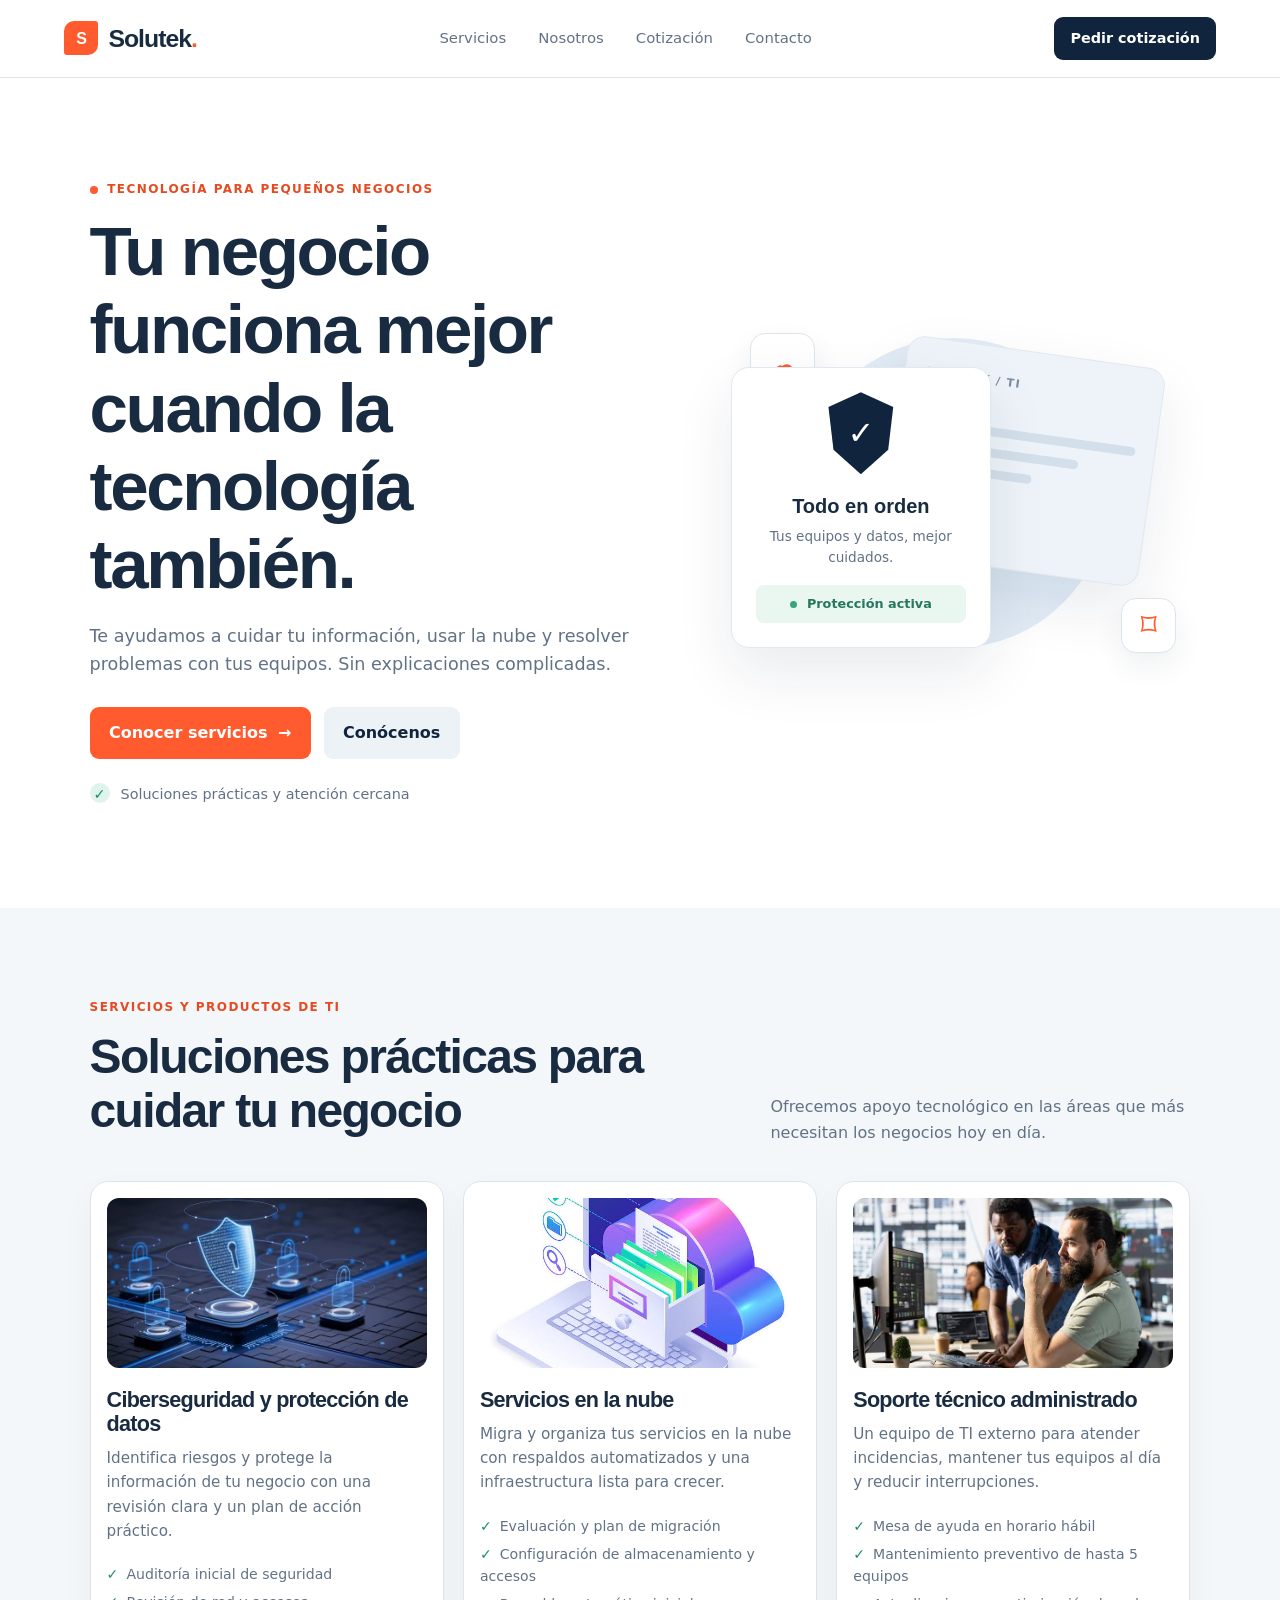
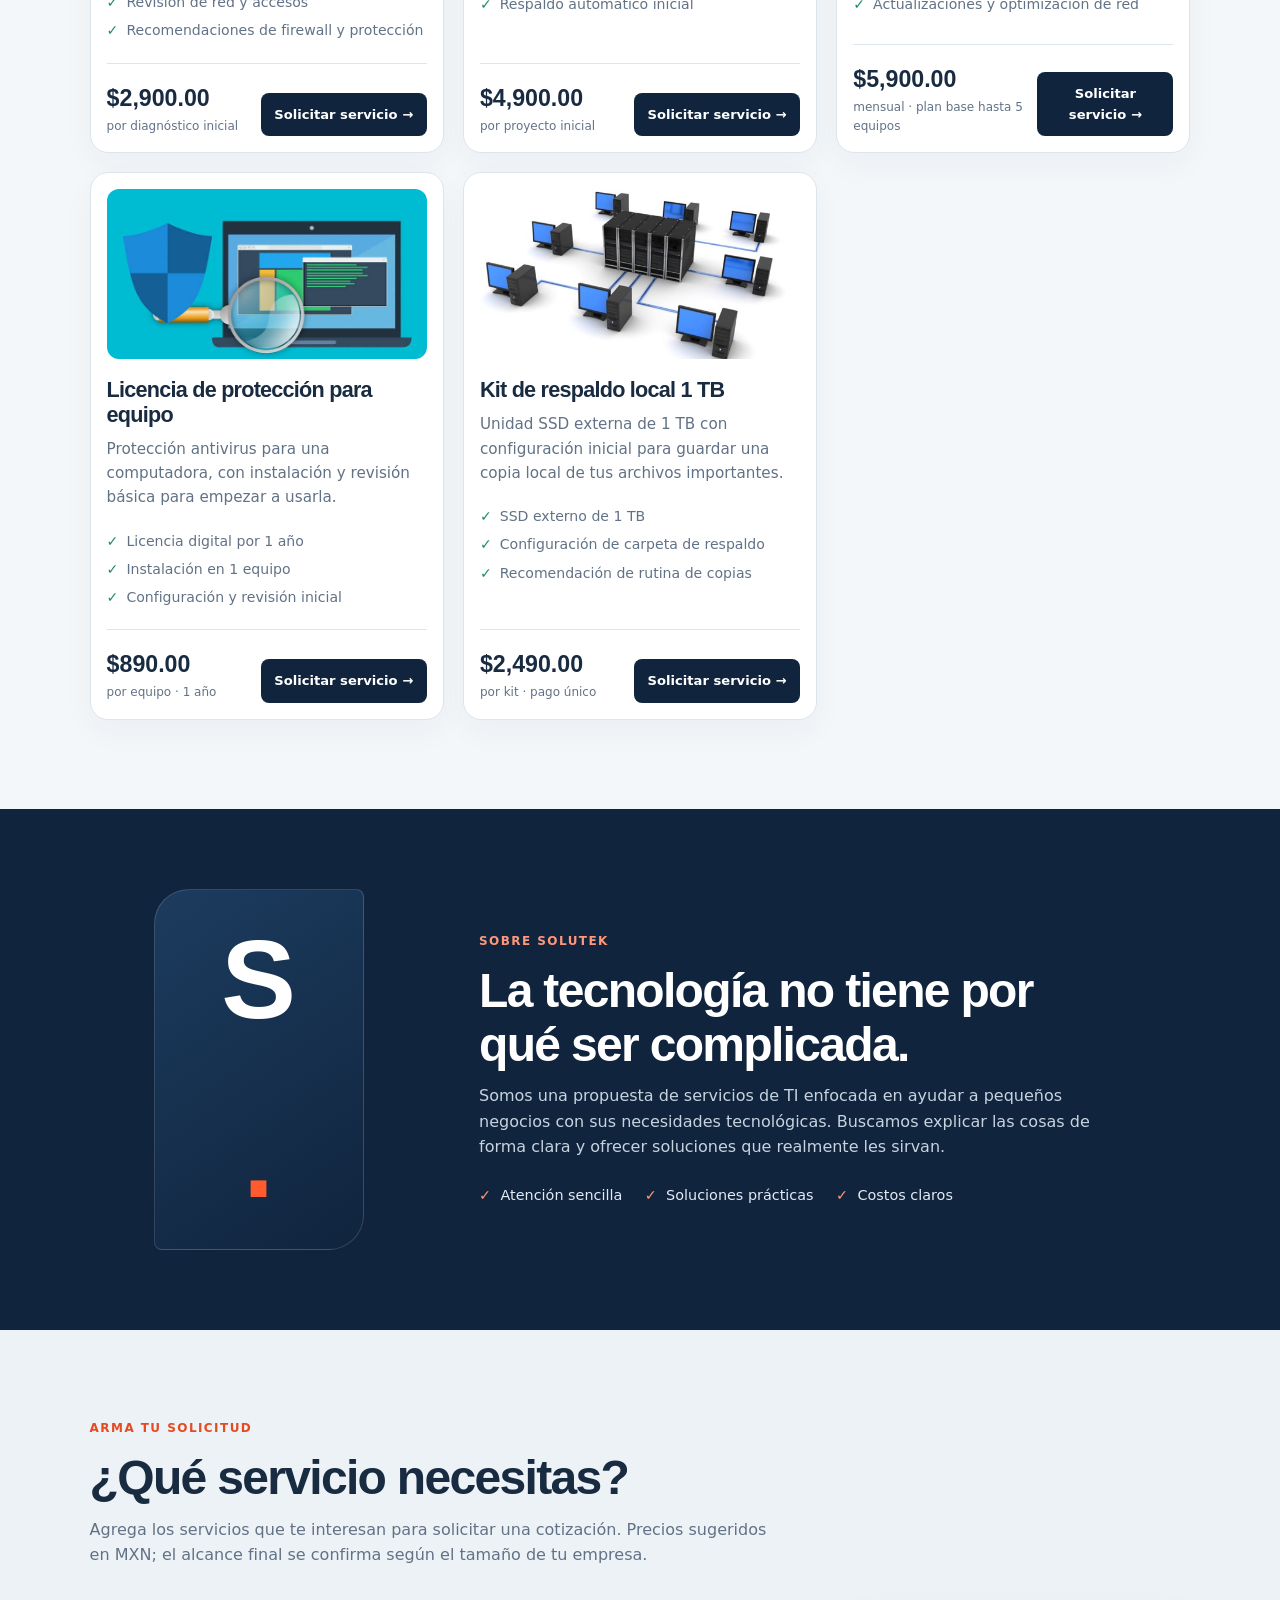
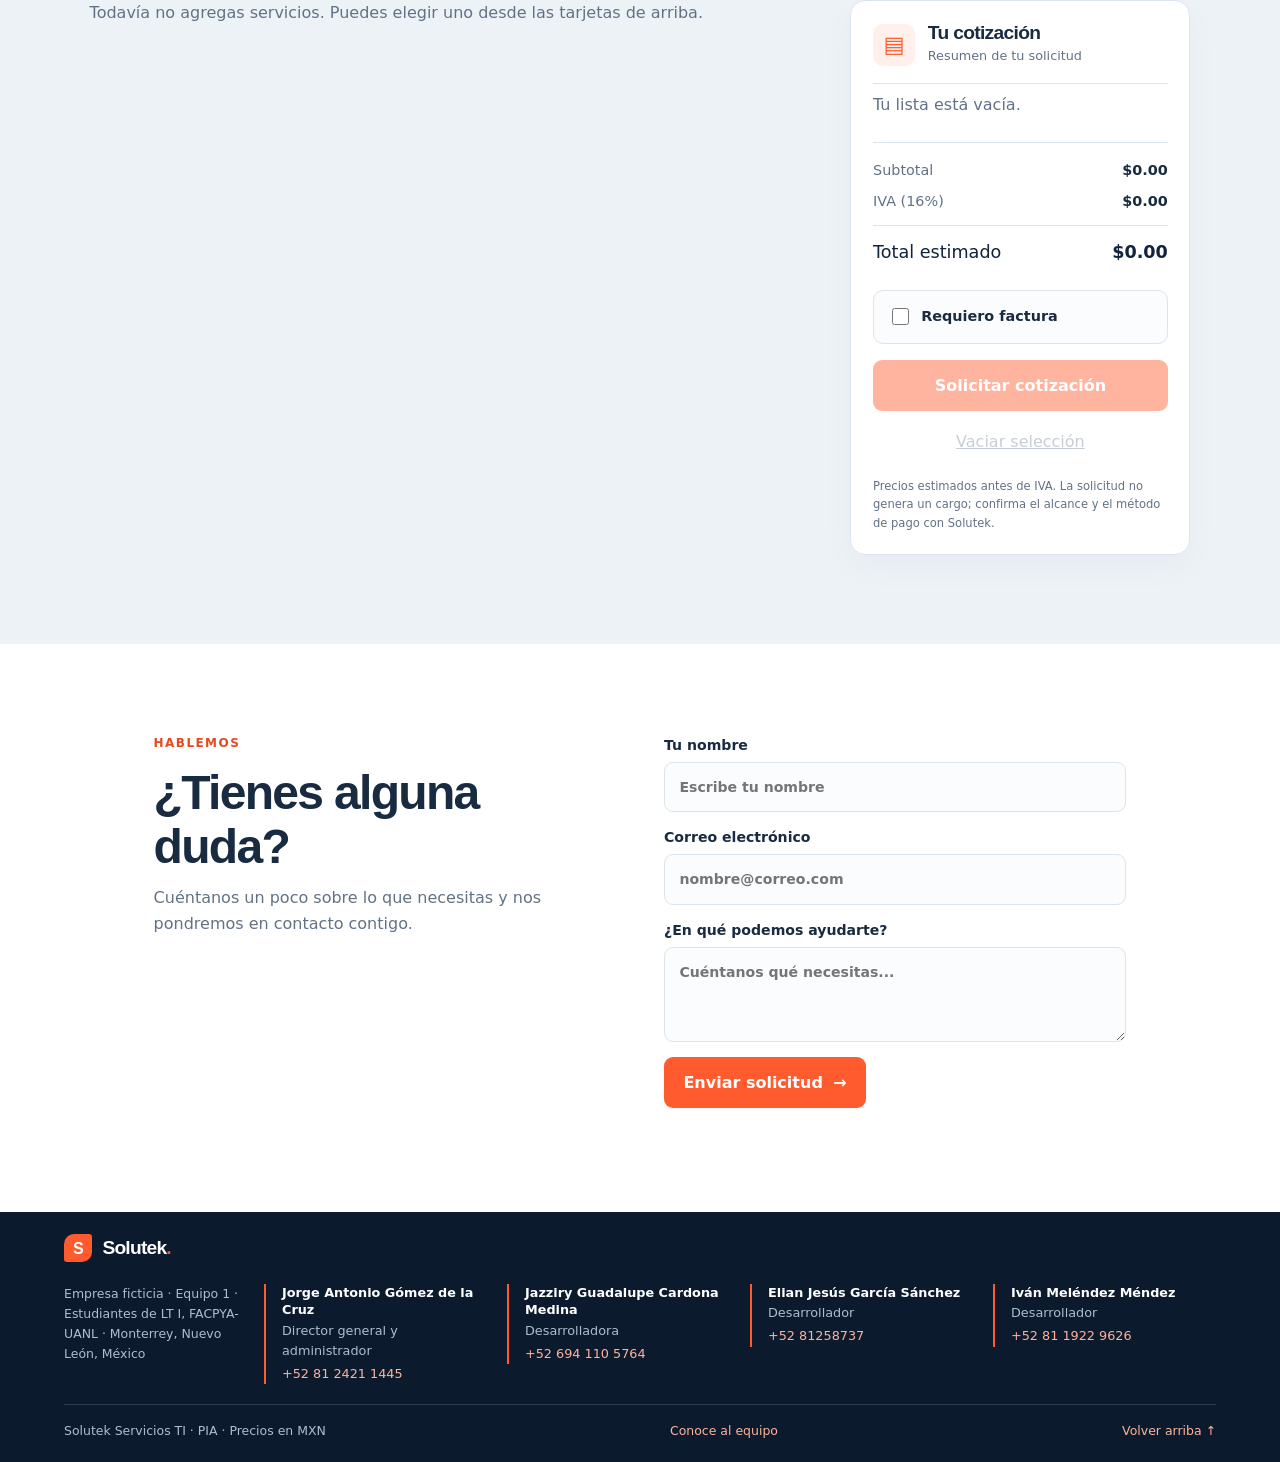
<file: index.html>
<!DOCTYPE html>
<html lang="es">
<head>
  <meta charset="UTF-8">
  <meta name="viewport" content="width=device-width, initial-scale=1">
  <meta name="description" content="Servicios de tecnología sencillos y accesibles para pequeños negocios.">
  <title>Solutek | Servicios de TI</title>
  <link rel="stylesheet" href="css/index.css">
</head>
<body>
  <header class="topbar">
    <a class="brand" href="#inicio" aria-label="Solutek, inicio">
      <span class="brand-mark" aria-hidden="true">S</span>
      <span>Solutek<span class="brand-dot">.</span></span>
    </a>
    <nav class="nav" aria-label="Navegación principal">
      <a href="#servicios">Servicios</a>
      <a href="nosotros.html">Nosotros</a>
      <a href="#cotizacion">Cotización</a>
      <a href="#contacto">Contacto</a>
    </nav>
    <a class="nav-cta" href="#cotizacion">Pedir cotización</a>
  </header>

  <main>
    <section class="hero" id="inicio">
      <div class="hero-copy">
        <p class="eyebrow"><span></span> Tecnología para pequeños negocios</p>
        <h1>Tu negocio funciona mejor cuando la tecnología también.</h1>
        <p class="hero-text">Te ayudamos a cuidar tu información, usar la nube y resolver problemas con tus equipos. Sin explicaciones complicadas.</p>
        <div class="hero-actions">
          <a class="button button-primary" href="#servicios">Conocer servicios <span aria-hidden="true">→</span></a>
          <a class="button button-quiet" href="nosotros.html">Conócenos</a>
        </div>
        <div class="hero-note"><span class="note-check">✓</span> Soluciones prácticas y atención cercana</div>
      </div>
      <div class="hero-art" aria-label="Ilustración de tecnología y seguridad" role="img">
        <div class="art-glow"></div>
        <div class="art-card card-back"><span class="mini-label">SOLUTEK / TI</span><div class="art-lines"><i></i><i></i><i></i></div></div>
        <div class="art-card card-main">
          <div class="shield"><span>✓</span></div>
          <p class="art-title">Todo en orden</p>
          <p class="art-subtitle">Tus equipos y datos, mejor cuidados.</p>
          <div class="status-row"><span class="status-dot"></span> Protección activa</div>
        </div>
        <div class="floating-cloud"><span>☁</span></div>
        <div class="floating-lock">⌑</div>
      </div>
    </section>

    <section class="section services-section" id="servicios">
      <div class="section-heading">
        <div>
          <p class="eyebrow">Servicios y productos de TI</p>
          <h2>Soluciones prácticas para cuidar tu negocio</h2>
        </div>
        <p class="section-intro">Ofrecemos apoyo tecnológico en las áreas que más necesitan los negocios hoy en día.</p>
      </div>
      <div class="service-grid" id="catalogo"></div>
      <div class="service-notice" id="serviceNotice" role="status" aria-live="polite" aria-atomic="true" hidden>
        <span class="notice-check" aria-hidden="true">✓</span>
        <span id="serviceNoticeText"></span>
        <a href="#cotizacion">Ver cotización <span aria-hidden="true">→</span></a>
        <button type="button" id="closeServiceNotice" aria-label="Cerrar confirmación">×</button>
      </div>
    </section>

    <section class="about-section" id="nosotros">
      <div class="about-symbol">S<span>.</span></div>
      <div class="about-copy">
        <p class="eyebrow">Sobre Solutek</p>
        <h2>La tecnología no tiene por qué ser complicada.</h2>
        <p>Somos una propuesta de servicios de TI enfocada en ayudar a pequeños negocios con sus necesidades tecnológicas. Buscamos explicar las cosas de forma clara y ofrecer soluciones que realmente les sirvan.</p>
        <div class="about-points">
          <span><b>✓</b> Atención sencilla</span>
          <span><b>✓</b> Soluciones prácticas</span>
          <span><b>✓</b> Costos claros</span>
        </div>
      </div>
    </section>

    <section class="section quote-section" id="cotizacion">
      <div class="quote-heading">
        <p class="eyebrow">Arma tu solicitud</p>
        <h2>¿Qué servicio necesitas?</h2>
        <p>Agrega los servicios que te interesan para solicitar una cotización. Precios sugeridos en MXN; el alcance final se confirma según el tamaño de tu empresa.</p>
      </div>
      <div class="quote-layout">
        <div class="quote-catalog">
          <div class="quote-list" id="quoteItems">
            <p class="empty-message">Todavía no agregas servicios. Puedes elegir uno desde las tarjetas de arriba.</p>
          </div>
        </div>
        <aside class="order-card">
          <div class="order-top">
            <span class="order-icon">▤</span>
            <div><h3>Tu cotización</h3><p>Resumen de tu solicitud</p></div>
          </div>
          <div id="orderLines" class="order-lines"><p class="empty-order">Tu lista está vacía.</p></div>
          <div class="totals">
            <div><span>Subtotal</span><strong id="subtotal">$0.00</strong></div>
            <div><span>IVA (16%)</span><strong id="iva">$0.00</strong></div>
            <div class="total-row"><span>Total estimado</span><strong id="total">$0.00</strong></div>
          </div>
          <div class="billing-option">
            <label class="billing-toggle"><input type="checkbox" id="requiereFactura"> Requiero factura</label>
            <div id="billingFields" class="billing-fields" hidden>
              <p>Datos fiscales para incluir en la solicitud:</p>
              <label>Razón social o nombre fiscal<input id="billingName" type="text" autocomplete="organization" placeholder="Escríbelo como aparece en tu constancia"></label>
               <label>RFC<input id="billingRfc" type="text" maxlength="13" autocomplete="tax-id" placeholder="12 o 13 caracteres"></label>
              <label>Código postal fiscal<input id="billingZip" type="text" inputmode="numeric" maxlength="5" pattern="\d{5}" autocomplete="postal-code" placeholder="5 dígitos"></label>
              <label>Clave de régimen fiscal<input id="billingRegime" type="text" inputmode="numeric" maxlength="3" pattern="\d{3}" placeholder="Ej. 601, 612 o 626"></label>
              <label>Uso del CFDI<select id="billingUse"><option value="">Selecciona el uso</option><option>G03 · Gastos en general</option><option>G01 · Adquisición de mercancías</option><option>I04 · Equipo de cómputo y accesorios</option><option>S01 · Sin efectos fiscales</option><option>Otro · especificar en el mensaje</option></select></label>
              <small>Captura los datos tal como aparecen en tu Constancia de Situación Fiscal. Se incluyen en el resumen de solicitud. Esta página aún no emite CFDI ni envía datos a un servidor.</small>
            </div>
          </div>
          <button class="button button-primary button-full" id="btnCot" disabled>Solicitar cotización</button>
          <button class="clear-button" id="btnVaciar" disabled>Vaciar selección</button>
          <p class="order-disclaimer">Precios estimados antes de IVA. La solicitud no genera un cargo; confirma el alcance y el método de pago con Solutek.</p>
        </aside>
      </div>
    </section>

    <section class="contact-section" id="contacto">
      <div>
        <p class="eyebrow">Hablemos</p>
        <h2>¿Tienes alguna duda?</h2>
        <p>Cuéntanos un poco sobre lo que necesitas y nos pondremos en contacto contigo.</p>
      </div>
      <form id="contactForm" class="contact-form">
        <label>Tu nombre<input type="text" name="nombre" placeholder="Escribe tu nombre" required></label>
        <label>Correo electrónico<input type="email" name="correo" placeholder="nombre@correo.com" required></label>
        <label>¿En qué podemos ayudarte?<textarea name="mensaje" rows="3" placeholder="Cuéntanos qué necesitas..." required></textarea></label>
        <button class="button button-primary" type="submit">Enviar solicitud <span aria-hidden="true">→</span></button>
        <p class="form-message" id="formMessage" aria-live="polite"></p>
      </form>
    </section>
  </main>

  <footer class="footer team-footer" id="contactos-equipo">
    <a class="brand footer-brand" href="#inicio"><span class="brand-mark">S</span><span>Solutek<span class="brand-dot">.</span></span></a>
    <p class="footer-project">Empresa ficticia · Equipo 1 · Estudiantes de LT I, FACPYA-UANL · Monterrey, Nuevo León, México</p>
    <div class="footer-person"><strong>Jorge Antonio Gómez de la Cruz</strong><span>Director general y administrador</span><a href="tel:+528124211445">+52 81 2421 1445</a></div>
    <div class="footer-person"><strong>Jazziry Guadalupe Cardona Medina</strong><span>Desarrolladora</span><a href="tel:+526941105764">+52 694 110 5764</a></div>
    <div class="footer-person"><strong>Elian Jesús García Sánchez</strong><span>Desarrollador</span><a href="tel:+5281258737">+52 81258737</a></div>
    <div class="footer-person"><strong>Iván Meléndez Méndez</strong><span>Desarrollador</span><a href="tel:+528119229626">+52 81 1922 9626</a></div>
    <div class="footer-bottom"><span>Solutek Servicios TI · PIA · Precios en MXN</span><a href="nosotros.html">Conoce al equipo</a><a href="#inicio" class="back-top">Volver arriba ↑</a></div>
  </footer>

  <dialog id="modalDoc" class="quote-dialog">
    <div class="dialog-header">
      <div><p class="eyebrow">Solutek Servicios TI</p><h2>Tu cotización</h2></div>
      <button class="icon-button" id="cerrarDoc" aria-label="Cerrar">×</button>
    </div>
    <div id="doc" class="document-content"></div>
    <div class="dialog-actions">
      <button class="button button-quiet" id="cerrarDoc2">Cerrar</button>
      <button class="button button-primary" id="imprimir">Imprimir o guardar PDF</button>
      <button class="button button-primary" id="continuarSolicitud">Continuar solicitud</button>
    </div>
  </dialog>

  <script src="js/app.js"></script>
</body>
</html>
</file>
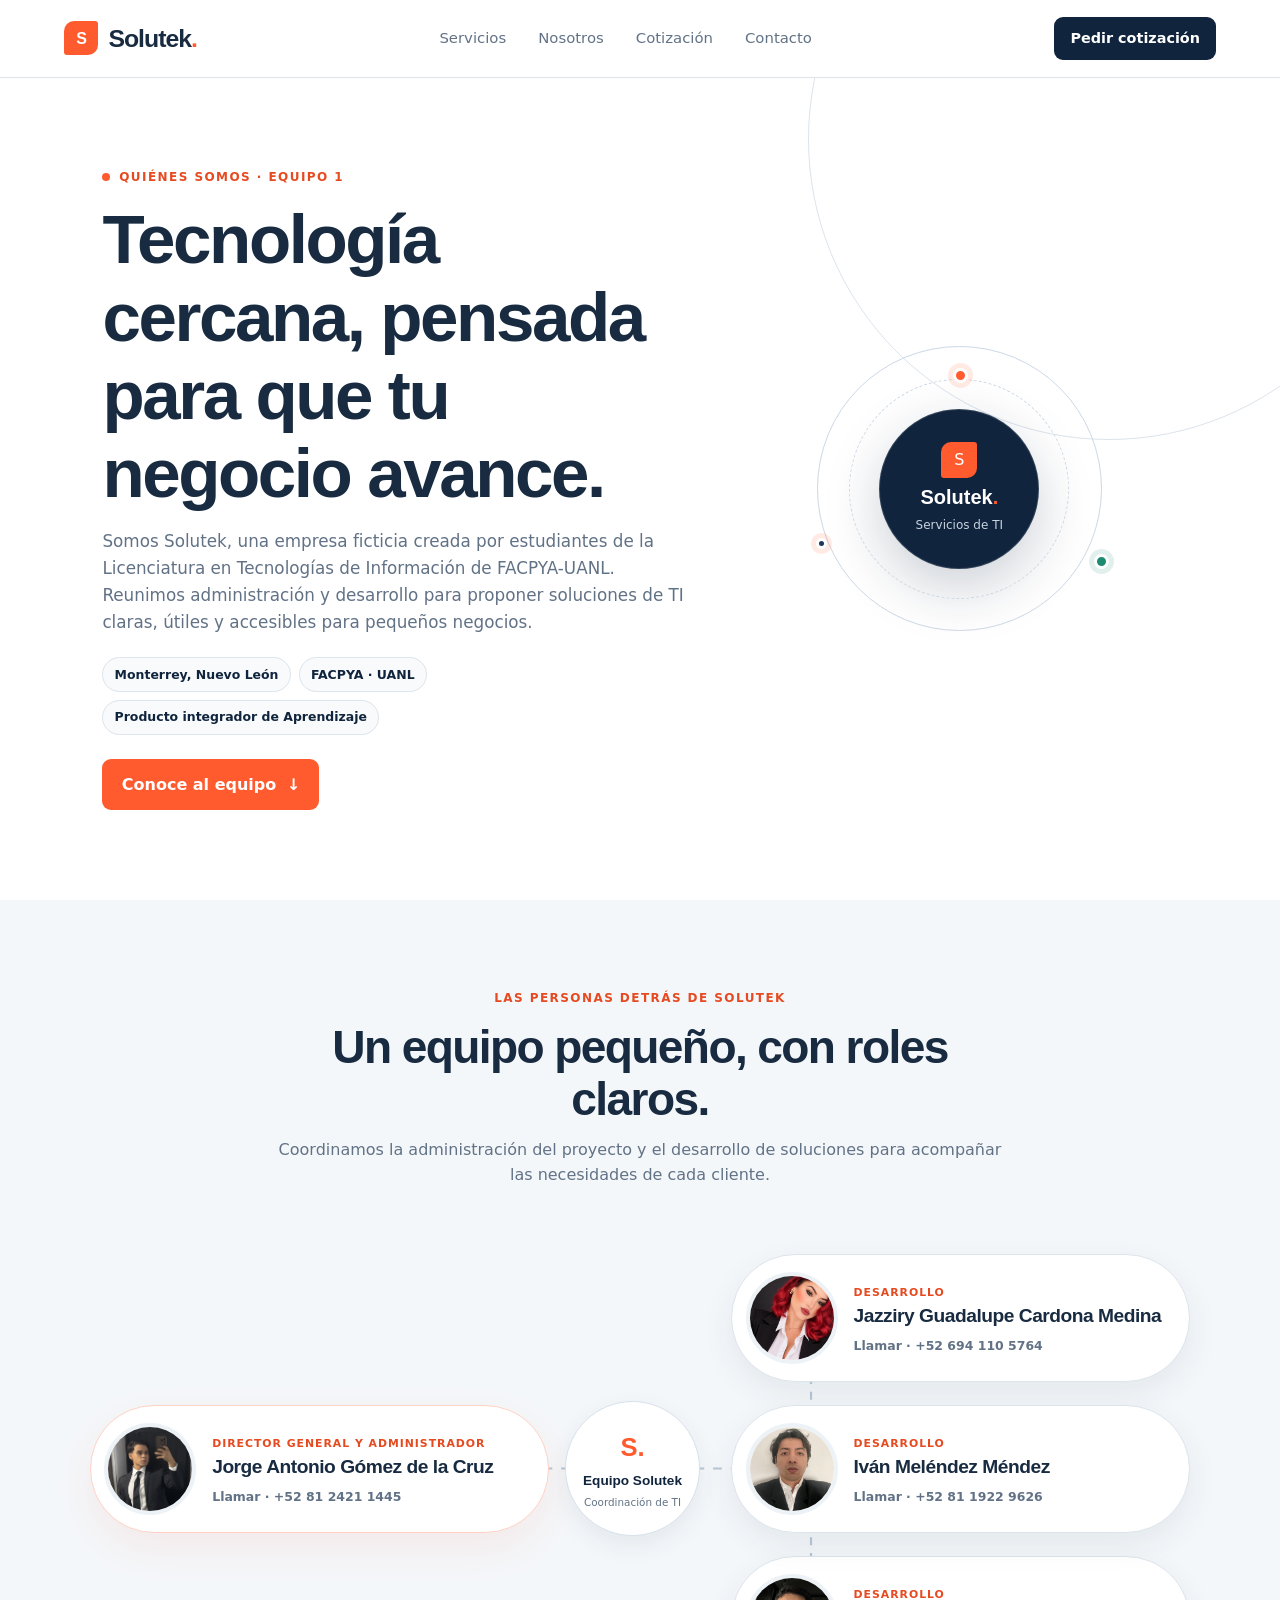
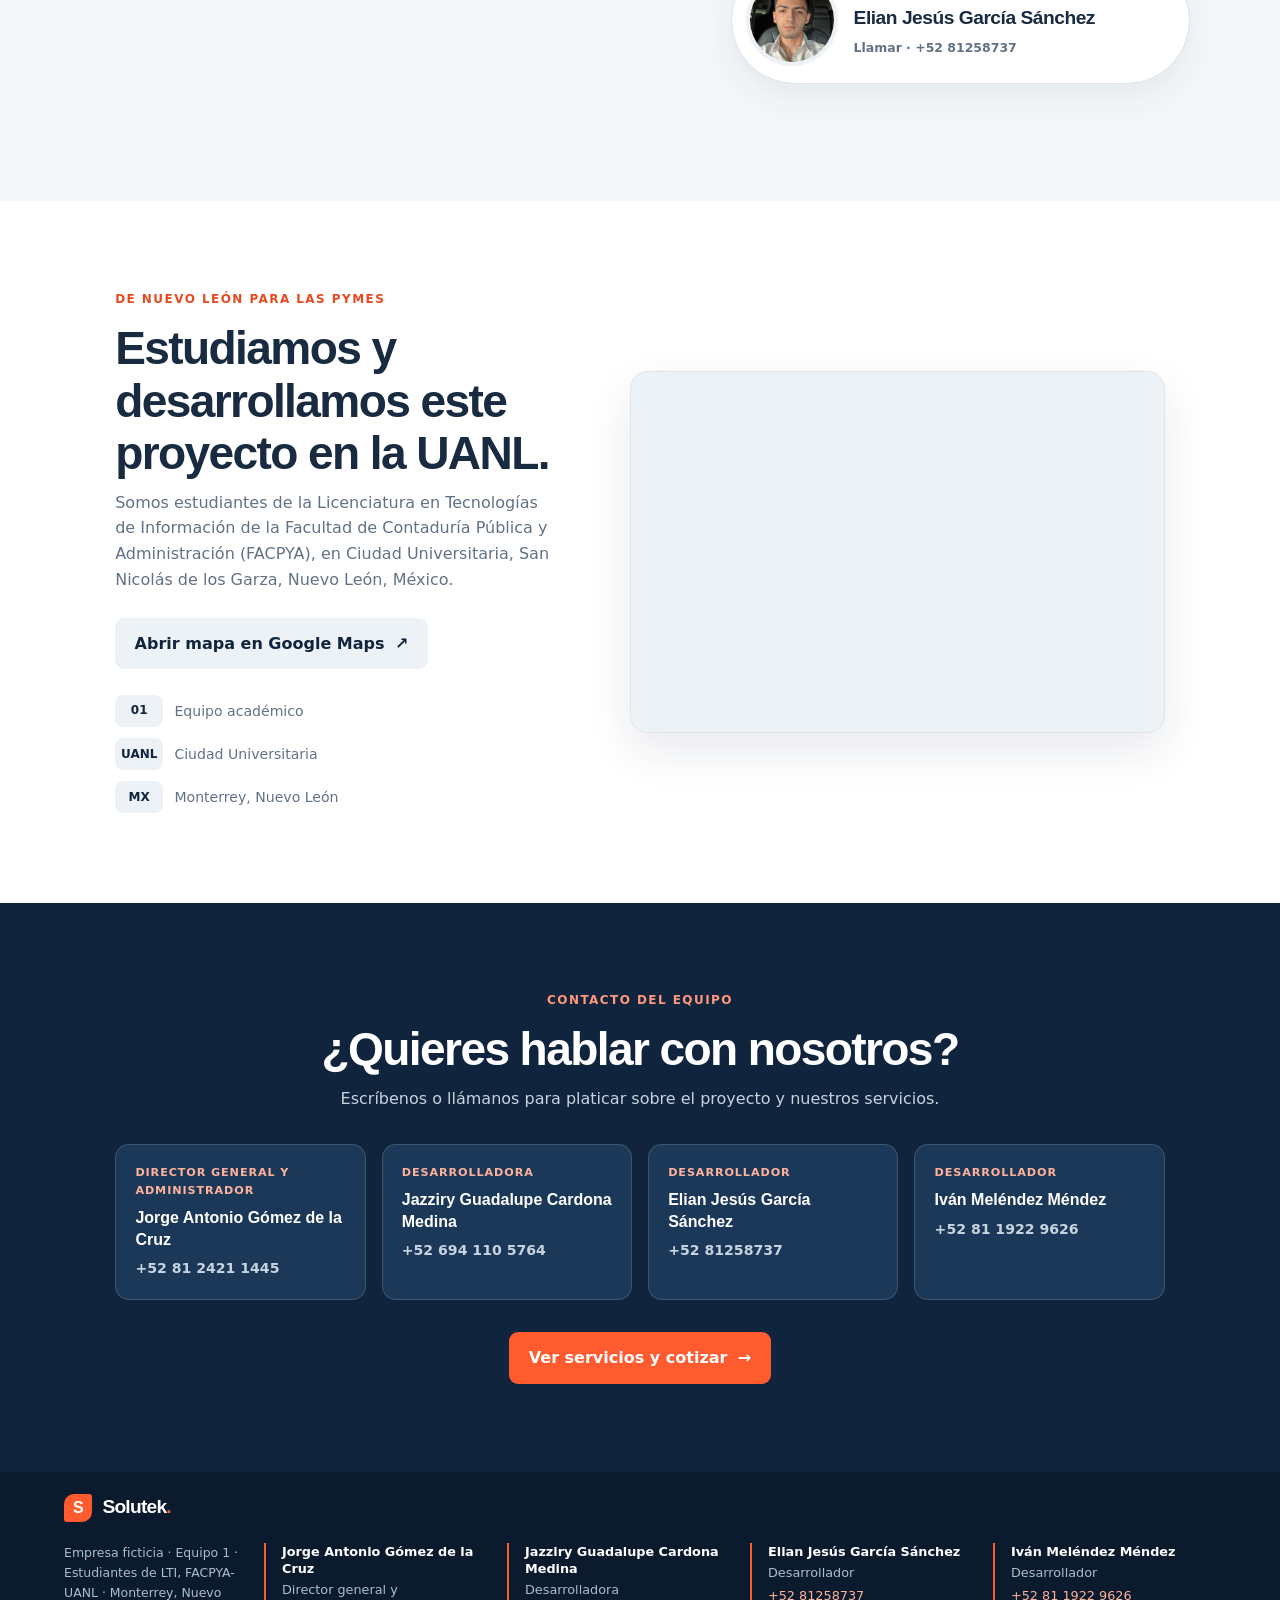
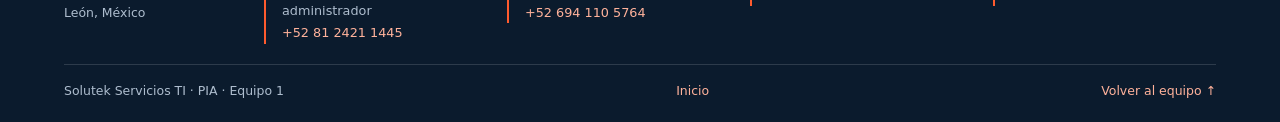
<file: nosotros.html>
<!DOCTYPE html>
<html lang="es">
<head>
  <meta charset="UTF-8">
  <meta name="viewport" content="width=device-width, initial-scale=1">
  <meta name="description" content="Conoce al equipo 1 de Solutek, proyecto académico de estudiantes de LTI de FACPYA-UANL en Monterrey, Nuevo León.">
  <title>Nosotros | Solutek Servicios TI</title>
  <link rel="stylesheet" href="css/index.css">
  <link rel="stylesheet" href="css/nosotros.css">
</head>
<body class="about-page">
  <header class="topbar">
    <a class="brand" href="index.html#inicio" aria-label="Solutek, inicio"><span class="brand-mark" aria-hidden="true">S</span><span>Solutek<span class="brand-dot">.</span></span></a>
    <nav class="nav" aria-label="Navegación principal">
      <a href="index.html#servicios">Servicios</a>
      <a href="nosotros.html" aria-current="page">Nosotros</a>
      <a href="index.html#cotizacion">Cotización</a>
      <a href="#contactos">Contacto</a>
    </nav>
    <a class="nav-cta" href="index.html#cotizacion">Pedir cotización</a>
  </header>

  <main>
    <section class="about-hero">
      <div class="about-hero-copy">
        <p class="eyebrow"><span></span> Quiénes somos · Equipo 1</p>
        <h1>Tecnología cercana, pensada para que tu negocio avance.</h1>
        <p>Somos Solutek, una empresa ficticia creada por estudiantes de la Licenciatura en Tecnologías de Información de FACPYA-UANL. Reunimos administración y desarrollo para proponer soluciones de TI claras, útiles y accesibles para pequeños negocios.</p>
        <div class="about-tags"><span>Monterrey, Nuevo León</span><span>FACPYA · UANL</span><span>Producto integrador de Aprendizaje</span></div>
        <a class="button button-primary" href="#equipo">Conoce al equipo <span aria-hidden="true">↓</span></a>
      </div>
      <div class="about-hero-graphic" aria-hidden="true">
        <div class="graphic-orbit orbit-one"></div><div class="graphic-orbit orbit-two"></div>
        <div class="graphic-center"><span class="brand-mark">S</span><strong>Solutek<span class="brand-dot">.</span></strong><small>Servicios de TI</small></div>
        <span class="orbit-dot dot-one"></span><span class="orbit-dot dot-two"></span><span class="orbit-dot dot-three"></span>
      </div>
    </section>

    <section class="team-section" id="equipo">
      <div class="team-heading">
        <p class="eyebrow">Las personas detrás de Solutek</p>
        <h2>Un equipo pequeño, con roles claros.</h2>
        <p>Coordinamos la administración del proyecto y el desarrollo de soluciones para acompañar las necesidades de cada cliente.</p>
      </div>
      <div class="org-chart" aria-label="Organigrama del equipo Solutek">
        <svg class="org-wires" viewBox="0 0 1000 500" preserveAspectRatio="none" aria-hidden="true">
          <path class="wire" d="M300 250H450M550 250H655V105H700M550 250H655V395H700"/>
          <circle class="wire-node" cx="500" cy="250" r="8"/>
          <circle class="moving-dot"><animateMotion dur="3.4s" repeatCount="indefinite" path="M300 250H450"/></circle>
          <circle class="moving-dot moving-dot-two"><animateMotion dur="4s" repeatCount="indefinite" path="M550 250H655V105H700"/></circle>
          <circle class="moving-dot moving-dot-three"><animateMotion dur="4.4s" repeatCount="indefinite" path="M550 250H655V395H700"/></circle>
        </svg>
        <article class="profile-card director-card">
          <img src="img/equipo-jorge.svg.jpeg" alt="Jorge Antonio Gómez de la Cruz">
          <div class="profile-copy"><span class="profile-role">Director general y administrador</span><h3>Jorge Antonio Gómez de la Cruz</h3><a href="tel:+528124211445">Llamar · +52 81 2421 1445</a></div>
        </article>
        <div class="org-node"><span class="org-node-mark">S.</span><strong>Equipo Solutek</strong><small>Coordinación de TI</small></div>
        <article class="profile-card developer-card developer-one">
          <img src="img/equipo-jazziry.svg.jpeg" alt="Jazziry Guadalupe Cardona Medina">
          <div class="profile-copy"><span class="profile-role">Desarrollo</span><h3>Jazziry Guadalupe Cardona Medina</h3><a href="tel:+526941105764">Llamar · +52 694 110 5764</a></div>
        </article>
        <article class="profile-card developer-card developer-two">
          <img src="img/equipo-elian.svg.jpeg" alt="Elian Jesús García Sánchez">
          <div class="profile-copy"><span class="profile-role">Desarrollo</span><h3>Elian Jesús García Sánchez</h3><a href="tel:+5281258737">Llamar · +52 81258737</a></div>
        </article>
        <article class="profile-card developer-card developer-three">
          <img src="img/equipo-ivan.jpg" alt="Iván Meléndez Méndez">
          <div class="profile-copy"><span class="profile-role">Desarrollo</span><h3>Iván Meléndez Méndez</h3><a href="tel:+528119229626">Llamar · +52 81 1922 9626</a></div>
        </article>
      </div>
    </section>

    <section class="campus-section" id="ubicacion">
      <div class="campus-copy">
        <p class="eyebrow">De Nuevo León para las PyMEs</p>
        <h2>Estudiamos y desarrollamos este proyecto en la UANL.</h2>
        <p>Somos estudiantes de la Licenciatura en Tecnologías de Información de la Facultad de Contaduría Pública y Administración (FACPYA), en Ciudad Universitaria, San Nicolás de los Garza, Nuevo León, México.</p>
        <a class="button button-quiet" href="https://www.google.com/maps/search/?api=1&query=Ciudad+Universitaria+UANL+San+Nicol%C3%A1s+de+los+Garza+Nuevo+Le%C3%B3n" target="_blank" rel="noopener noreferrer">Abrir mapa en Google Maps <span aria-hidden="true">↗</span></a>
        <div class="campus-facts"><span><b>01</b> Equipo académico</span><span><b>UANL</b> Ciudad Universitaria</span><span><b>MX</b> Monterrey, Nuevo León</span></div>
      </div>
      <div class="map-frame"><iframe title="Mapa de Ciudad Universitaria de la UANL en San Nicolás de los Garza" src="https://maps.google.com/maps?q=Ciudad%20Universitaria%20UANL%2C%20San%20Nicol%C3%A1s%20de%20los%20Garza%2C%20Nuevo%20Le%C3%B3n&t=&z=14&ie=UTF8&iwloc=&output=embed" loading="lazy" referrerpolicy="no-referrer-when-downgrade" allowfullscreen></iframe></div>
    </section>

    <section class="team-contact" id="contactos">
      <p class="eyebrow">Contacto del equipo</p>
      <h2>¿Quieres hablar con nosotros?</h2>
      <p>Escríbenos o llámanos para platicar sobre el proyecto y nuestros servicios.</p>
      <div class="contact-people">
        <a href="tel:+528124211445"><span>Director general y administrador</span><strong>Jorge Antonio Gómez de la Cruz</strong><b>+52 81 2421 1445</b></a>
        <a href="tel:+526941105764"><span>Desarrolladora</span><strong>Jazziry Guadalupe Cardona Medina</strong><b>+52 694 110 5764</b></a>
        <a href="tel:+5281258737"><span>Desarrollador</span><strong>Elian Jesús García Sánchez</strong><b>+52 81258737</b></a>
        <a href="tel:+528119229626"><span>Desarrollador</span><strong>Iván Meléndez Méndez</strong><b>+52 81 1922 9626</b></a>
      </div>
      <a class="button button-primary" href="index.html#cotizacion">Ver servicios y cotizar <span aria-hidden="true">→</span></a>
    </section>
  </main>

  <footer class="footer team-footer" id="contactos-equipo">
    <a class="brand footer-brand" href="index.html#inicio"><span class="brand-mark">S</span><span>Solutek<span class="brand-dot">.</span></span></a>
    <p class="footer-project">Empresa ficticia · Equipo 1 · Estudiantes de LTI, FACPYA-UANL · Monterrey, Nuevo León, México</p>
    <div class="footer-person"><strong>Jorge Antonio Gómez de la Cruz</strong><span>Director general y administrador</span><a href="tel:+528124211445">+52 81 2421 1445</a></div>
    <div class="footer-person"><strong>Jazziry Guadalupe Cardona Medina</strong><span>Desarrolladora</span><a href="tel:+526941105764">+52 694 110 5764</a></div>
    <div class="footer-person"><strong>Elian Jesús García Sánchez</strong><span>Desarrollador</span><a href="tel:+5281258737">+52 81258737</a></div>
    <div class="footer-person"><strong>Iván Meléndez Méndez</strong><span>Desarrollador</span><a href="tel:+528119229626">+52 81 1922 9626</a></div>
    <div class="footer-bottom"><span>Solutek Servicios TI · PIA · Equipo 1</span><a href="index.html">Inicio</a><a href="#equipo">Volver al equipo ↑</a></div>
  </footer>
</body>
</html>
</file>
<file: css/index.css>
:root {
  --navy: #10243d;
  --navy-soft: #1b3858;
  --orange: #ff5b2e;
  --orange-dark: #e64a21;
  --paper: #f4f7fa;
  --white: #ffffff;
  --ink: #182b40;
  --muted: #627286;
  --line: #dce4ec;
  --green: #1d8a72;
  --display: "Bricolage Grotesque", "Trebuchet MS", sans-serif;
  --body: "Figtree", "Segoe UI", system-ui, sans-serif;
}
* { box-sizing: border-box; }
html { scroll-behavior: smooth; }
body { margin: 0; background: var(--paper); color: var(--ink); font-family: var(--body); line-height: 1.6; }
a { color: inherit; text-decoration: none; }
button, input, textarea { font: inherit; }
button, a { -webkit-tap-highlight-color: transparent; }
.topbar { min-height: 78px; padding: 1rem clamp(1.2rem, 5vw, 5rem); display: flex; align-items: center; justify-content: space-between; gap: 1.5rem; background: var(--white); border-bottom: 1px solid var(--line); }
.brand { display: inline-flex; align-items: center; gap: .65rem; font-family: var(--display); font-weight: 800; font-size: 1.55rem; letter-spacing: -.04em; }
.brand-mark { width: 34px; height: 34px; display: grid; place-items: center; background: var(--orange); color: white; border-radius: 10px 3px 10px 3px; font-size: 1rem; }
.brand-dot { color: var(--orange); }
.nav { display: flex; gap: clamp(.8rem, 2.5vw, 2rem); color: var(--muted); font-size: .93rem; }
.nav a:hover, .back-top:hover { color: var(--orange); }
.nav-cta { padding: .65rem 1rem; border-radius: 9px; background: var(--navy); color: white; font-size: .9rem; font-weight: 700; }
.nav-cta:hover { background: var(--navy-soft); }
.hero { padding: clamp(3rem, 8vw, 6.5rem) clamp(1.2rem, 7vw, 7rem); display: grid; grid-template-columns: minmax(0, 1.1fr) minmax(300px, .9fr); align-items: center; gap: 3rem; overflow: hidden; background: var(--white); }
.hero-copy { max-width: 650px; }
.eyebrow { margin: 0 0 .8rem; color: var(--orange-dark); text-transform: uppercase; letter-spacing: .12em; font-size: .75rem; font-weight: 800; }
.hero .eyebrow { display: flex; align-items: center; gap: .6rem; }
.hero .eyebrow span { width: 8px; height: 8px; border-radius: 50%; background: var(--orange); }
h1, h2, h3, p { margin-top: 0; }
h1, h2, h3 { font-family: var(--display); line-height: 1.13; letter-spacing: -.035em; }
h1 { max-width: 680px; margin-bottom: 1.2rem; font-size: clamp(2.7rem, 5.4vw, 5rem); }
.hero-text { max-width: 560px; color: var(--muted); font-size: 1.1rem; }
.hero-actions { display: flex; flex-wrap: wrap; gap: .8rem; margin-top: 1.8rem; }
.button { display: inline-flex; align-items: center; justify-content: center; gap: .65rem; min-height: 46px; padding: .75rem 1.15rem; border: 1px solid transparent; border-radius: 9px; cursor: pointer; font-weight: 750; transition: transform .18s ease, background .18s ease; }
.button:hover:not(:disabled) { transform: translateY(-2px); }
.button-primary { background: var(--orange); color: white; }
.button-primary:hover:not(:disabled) { background: var(--orange-dark); }
.button-quiet { color: var(--navy); background: #edf2f7; }
.button-quiet:hover { background: #e0e8f0; }
.button:disabled { opacity: .45; cursor: not-allowed; }
.button-full { width: 100%; }
.hero-note { margin-top: 1.5rem; color: var(--muted); font-size: .9rem; }
.note-check { display: inline-grid; place-items: center; width: 20px; height: 20px; margin-right: .4rem; border-radius: 50%; background: #e0f3ed; color: var(--green); font-weight: 900; }
.hero-art { position: relative; min-height: 370px; display: grid; place-items: center; isolation: isolate; }
.art-glow { position: absolute; z-index: -1; width: 310px; height: 310px; border-radius: 50%; background: #e3edf7; }
.art-card { position: absolute; width: 260px; border: 1px solid #e1e8f0; border-radius: 18px; background: white; box-shadow: 0 25px 60px #10243d17; }
.card-back { top: 43px; right: 8%; height: 220px; padding: 1.2rem; transform: rotate(8deg); background: #edf3f8; }
.mini-label { color: #7c8ca0; font-size: .7rem; font-weight: 800; letter-spacing: .12em; }
.art-lines { display: grid; gap: 12px; margin-top: 35px; }
.art-lines i { display: block; height: 9px; border-radius: 9px; background: #d3dfea; }
.art-lines i:nth-child(2) { width: 75%; }
.art-lines i:nth-child(3) { width: 55%; }
.card-main { z-index: 1; left: 3%; bottom: 30px; padding: 1.5rem; }
.shield { display: grid; place-items: center; width: 72px; height: 82px; margin: 0 auto 1rem; background: var(--navy); color: white; clip-path: polygon(50% 0, 95% 18%, 88% 70%, 50% 100%, 12% 70%, 5% 18%); font-size: 2rem; }
.art-title { margin-bottom: .2rem; text-align: center; font-family: var(--display); font-size: 1.25rem; font-weight: 800; }
.art-subtitle { margin-bottom: 1rem; color: var(--muted); text-align: center; font-size: .85rem; }
.status-row { padding: .55rem .8rem; border-radius: 8px; background: #eaf7f1; color: #27775f; text-align: center; font-size: .8rem; font-weight: 700; }
.status-dot { display: inline-block; width: 7px; height: 7px; margin-right: .35rem; border-radius: 50%; background: #36a47e; }
.floating-cloud, .floating-lock { position: absolute; display: grid; place-items: center; border: 1px solid var(--line); border-radius: 15px; background: white; box-shadow: 0 12px 30px #10243d12; color: var(--orange); }
.floating-cloud { top: 25px; left: 7%; width: 65px; height: 65px; font-size: 2.2rem; }
.floating-lock { right: 3%; bottom: 25px; width: 55px; height: 55px; font-size: 2rem; }
.section { padding: clamp(3.5rem, 7vw, 6rem) clamp(1.2rem, 7vw, 7rem); }
.section-heading { display: flex; align-items: end; justify-content: space-between; gap: 2rem; margin-bottom: 2rem; }
h2 { margin-bottom: .7rem; font-size: clamp(2rem, 3.8vw, 3rem); }
.section-intro { max-width: 420px; margin-bottom: .25rem; color: var(--muted); }
.service-grid { display: grid; grid-template-columns: repeat(3, minmax(0, 1fr)); gap: 1.2rem; }
.service-card { display: flex; flex-direction: column; min-height: 440px; padding: 1rem; border: 1px solid var(--line); border-radius: 18px; background: white; box-shadow: 0 12px 32px #10243d0a; transition: transform .2s ease, box-shadow .2s ease; overflow: hidden; }
.service-card:hover { transform: translateY(-4px); box-shadow: 0 18px 40px #10243d0d; }
.service-image { position: relative; height: 170px; margin: -.0rem -.0rem 1.2rem; border-radius: 12px; overflow: hidden; background: linear-gradient(135deg, #10243d, #315b7d); }
.service-image img { width: 100%; height: 100%; display: block; object-fit: cover; }
.image-hint { position: absolute; right: .65rem; bottom: .55rem; padding: .25rem .5rem; border-radius: 20px; background: #10243dcc; color: white; font-size: .68rem; }
.service-icon { display: none; }
.service-card h3 { margin-bottom: .6rem; font-size: 1.35rem; }
.service-card p { color: var(--muted); font-size: .95rem; }
.service-card ul { display: grid; gap: .35rem; margin: .3rem 0 1.3rem; padding: 0; list-style: none; color: var(--muted); font-size: .88rem; }
.service-card li::before { content: "✓"; margin-right: .5rem; color: var(--green); font-weight: 800; }
.service-bottom { display: flex; align-items: end; justify-content: space-between; gap: .7rem; margin-top: auto; padding-top: 1rem; border-top: 1px solid var(--line); }
.price { font-family: var(--display); font-size: 1.45rem; font-weight: 800; }
.price small { display: block; color: var(--muted); font-family: var(--body); font-size: .75rem; font-weight: 500; }
.add-button { padding: .7rem .85rem; border: 0; border-radius: 8px; background: var(--navy); color: white; cursor: pointer; font-size: .82rem; font-weight: 700; }
.add-button:hover { background: var(--orange); }
.service-notice { position: sticky; z-index: 5; bottom: 1rem; display: flex; align-items: center; gap: .75rem; width: fit-content; max-width: 100%; margin: 1.25rem auto 0; padding: .8rem 1rem; border: 1px solid #b8dfd1; border-radius: 12px; background: #f0faf6; color: #185e4c; box-shadow: 0 12px 30px #10243d1c; }
.service-notice[hidden] { display: none; }
.notice-check { display: grid; flex: 0 0 26px; place-items: center; width: 26px; height: 26px; border-radius: 50%; background: #d9f1e8; font-weight: 900; }
.service-notice a { font-weight: 800; white-space: nowrap; text-decoration: underline; text-underline-offset: 3px; }
.service-notice button { width: 28px; height: 28px; border: 0; border-radius: 50%; background: transparent; color: inherit; cursor: pointer; font-size: 1.25rem; }
.service-notice button:hover { background: #d9f1e8; }
.about-section { display: grid; grid-template-columns: .6fr 1.4fr; align-items: center; gap: 3rem; padding: clamp(3rem, 7vw, 5rem) clamp(1.2rem, 12vw, 12rem); background: var(--navy); color: white; }
.about-symbol { display: grid; place-items: center; width: min(210px, 100%); aspect-ratio: 1; border: 1px solid #ffffff26; border-radius: 35px 8px 35px 8px; color: white; font-family: var(--display); font-size: 7rem; font-weight: 900; background: linear-gradient(145deg, #1c3c5f, #10243d); }
.about-symbol span { color: var(--orange); }
.about-copy .eyebrow { color: #ff977b; }
.about-copy h2 { max-width: 620px; }
.about-copy > p:not(.eyebrow) { max-width: 650px; color: #c7d3df; }
.about-points { display: flex; flex-wrap: wrap; gap: .8rem 1.4rem; margin-top: 1.5rem; color: #e3ebf3; font-size: .9rem; }
.about-points b { color: #ff977b; margin-right: .3rem; }
.quote-section { background: #edf2f7; }
.quote-heading { max-width: 700px; margin-bottom: 2rem; }
.quote-heading > p:last-child { color: var(--muted); }
.quote-layout { display: grid; grid-template-columns: minmax(0, 1fr) 340px; align-items: start; gap: 1.5rem; }
.quote-list { display: grid; gap: .8rem; }
.quote-line { display: grid; grid-template-columns: 1fr auto; align-items: center; gap: .5rem 1rem; padding: 1rem 1.2rem; border: 1px solid var(--line); border-radius: 12px; background: white; }
.quote-line strong { display: block; }
.quote-line small { color: var(--muted); }
.quantity-controls { display: flex; align-items: center; gap: .5rem; }
.quantity-controls button { width: 30px; height: 30px; border: 1px solid var(--line); border-radius: 50%; background: white; color: var(--navy); cursor: pointer; font-weight: 800; }
.quantity-controls button:hover { background: var(--navy); color: white; }
.empty-message, .empty-order { color: var(--muted); }
.order-card { position: sticky; top: 1rem; padding: 1.35rem; border: 1px solid var(--line); border-radius: 15px; background: white; box-shadow: 0 12px 35px #10243d08; }
.order-top { display: flex; align-items: center; gap: .8rem; padding-bottom: 1rem; border-bottom: 1px solid var(--line); }
.order-icon { display: grid; place-items: center; width: 42px; height: 42px; border-radius: 10px; background: #fff0eb; color: var(--orange); font-size: 1.4rem; }
.order-top h3 { margin: 0; font-size: 1.2rem; }
.order-top p { margin: .15rem 0 0; color: var(--muted); font-size: .8rem; }
.order-lines { padding: .5rem 0; }
.order-item { display: flex; justify-content: space-between; gap: .7rem; padding: .65rem 0; font-size: .9rem; }
.order-item span:last-child { font-weight: 700; white-space: nowrap; }
.totals { padding: .8rem 0; border-top: 1px solid var(--line); }
.totals div { display: flex; justify-content: space-between; gap: 1rem; padding: .25rem 0; font-size: .9rem; }
.totals span { color: var(--muted); }
.totals .total-row { margin-top: .5rem; padding-top: .75rem; border-top: 1px solid var(--line); font-size: 1.05rem; }
.totals .total-row span, .totals .total-row strong { color: var(--navy); font-size: 1.1rem; }
.clear-button { display: block; width: 100%; margin-top: .6rem; padding: .5rem; border: 0; background: transparent; color: var(--muted); text-decoration: underline; cursor: pointer; }
.clear-button:disabled { opacity: .35; cursor: default; }
.order-disclaimer { margin: .9rem 0 0; color: var(--muted); font-size: .72rem; }
.billing-option { margin: .4rem 0 1rem; padding: .9rem; border: 1px solid var(--line); border-radius: 10px; background: #fbfcfd; }
.billing-toggle { display: flex; align-items: center; gap: .55rem; cursor: pointer; font-size: .9rem; font-weight: 750; }
.billing-toggle input { width: 17px; height: 17px; accent-color: var(--orange); }
.billing-fields { display: grid; gap: .65rem; margin-top: .9rem; }
.billing-fields[hidden] { display: none; }
.billing-fields p { margin: 0; color: var(--muted); font-size: .78rem; }
.billing-fields label { display: grid; gap: .25rem; font-size: .78rem; font-weight: 700; }
.billing-fields input, .billing-fields select { width: 100%; min-height: 38px; padding: .5rem .6rem; border: 1px solid var(--line); border-radius: 7px; background: white; color: var(--ink); font: inherit; font-size: .82rem; }
.billing-fields small { color: var(--muted); font-size: .7rem; line-height: 1.45; }
.billing-document { margin: .8rem 0; padding: .8rem; border: 1px solid var(--line); border-radius: 8px; font-size: .82rem; line-height: 1.7; }
.contact-section { display: grid; grid-template-columns: 1fr 1fr; gap: 3rem; padding: clamp(3.5rem, 7vw, 6rem) clamp(1.2rem, 12vw, 12rem); background: white; }
.contact-section > div > p:last-child { max-width: 430px; color: var(--muted); }
.contact-form { display: grid; gap: .9rem; }
.contact-form label { display: grid; gap: .35rem; font-size: .88rem; font-weight: 700; }
.contact-form input, .contact-form textarea { width: 100%; padding: .8rem .9rem; border: 1px solid var(--line); border-radius: 9px; background: #fbfcfd; color: var(--ink); resize: vertical; }
.contact-form input:focus, .contact-form textarea:focus { outline: 2px solid #ffb29b; border-color: var(--orange); }
.contact-form .button { justify-self: start; }
.form-message { margin: 0; color: var(--green); font-size: .9rem; }
.footer { display: flex; align-items: center; justify-content: space-between; gap: 1rem; padding: 1.3rem clamp(1.2rem, 5vw, 5rem); background: #0b1b2d; color: #aebdce; font-size: .8rem; }
.footer-brand { color: white; font-size: 1.2rem; }
.footer-brand .brand-mark { width: 28px; height: 28px; }
.footer p { margin: 0; }
.back-top { color: white; white-space: nowrap; }
.team-footer { display: grid; grid-template-columns: minmax(180px, .8fr) repeat(4, minmax(150px, 1fr)); align-items: start; gap: 1.25rem; }
.team-footer .footer-project { grid-column: 1; color: #aebdce; font-size: .78rem; }
.footer-person { display: grid; gap: .15rem; min-width: 0; padding-left: 1rem; border-left: 2px solid #ff5b2e; font-size: .8rem; }
.footer-person strong { color: white; line-height: 1.35; }
.footer-person span { color: #aebdce; }
.footer-person a, .footer-bottom a { color: #ffb29b; }
.footer-person a:hover, .footer-bottom a:hover { color: white; text-decoration: underline; }
.footer-bottom { grid-column: 1 / -1; display: flex; flex-wrap: wrap; justify-content: space-between; gap: .75rem; padding-top: 1rem; border-top: 1px solid #ffffff24; font-size: .78rem; }
.quote-dialog { width: min(650px, calc(100% - 2rem)); max-height: 90vh; overflow: auto; padding: 1.5rem; border: 1px solid var(--line); border-radius: 16px; background: white; color: var(--ink); box-shadow: 0 25px 80px #07172940; }
.quote-dialog::backdrop { background: #0b1b2dbb; backdrop-filter: blur(3px); }
.dialog-header { display: flex; justify-content: space-between; align-items: start; gap: 1rem; }
.dialog-header h2 { margin-bottom: .5rem; }
.icon-button { width: 36px; height: 36px; border: 1px solid var(--line); border-radius: 50%; background: white; color: var(--ink); cursor: pointer; font-size: 1.5rem; line-height: 1; }
.document-content { padding: 1rem 0; }
.document-content .doc-meta { display: flex; justify-content: space-between; flex-wrap: wrap; gap: .5rem; margin-bottom: 1rem; color: var(--muted); font-size: .85rem; }
.document-content table { width: 100%; border-collapse: collapse; margin: 1rem 0; }
.document-content th, .document-content td { padding: .65rem .4rem; border-bottom: 1px solid var(--line); text-align: left; }
.document-content th:nth-child(n+2), .document-content td:nth-child(n+2) { text-align: right; }
.document-content tfoot td { font-weight: 700; }
.dialog-actions { display: flex; justify-content: end; gap: .7rem; padding-top: 1rem; border-top: 1px solid var(--line); }
:focus-visible { outline: 3px solid #168a76; outline-offset: 3px; }
@media (max-width: 900px) {
  .nav { display: none; }
  .hero { grid-template-columns: 1fr; gap: 1rem; }
  .hero-art { min-height: 330px; }
  .section-heading { display: block; }
  .section-intro { margin-top: .8rem; }
  .service-grid { grid-template-columns: repeat(2, minmax(0, 1fr)); }
  .quote-layout { grid-template-columns: 1fr; }
  .order-card { position: static; }
  .about-section { grid-template-columns: 1fr; }
  .about-symbol { width: 130px; font-size: 4rem; }
  .team-footer { grid-template-columns: repeat(2, minmax(0, 1fr)); }
  .team-footer .footer-brand, .team-footer .footer-project, .team-footer .footer-bottom { grid-column: 1 / -1; }
}
@media (max-width: 600px) {
  .topbar { min-height: 68px; }
  .nav-cta { padding: .55rem .7rem; font-size: .8rem; }
  h1 { font-size: 2.55rem; }
  .hero { padding-top: 3rem; }
  .hero-art { min-height: 300px; transform: scale(.92); }
  .service-grid { grid-template-columns: 1fr; }
  .service-card { min-height: auto; }
  .about-section, .contact-section { grid-template-columns: 1fr; gap: 1.5rem; }
  .contact-section { padding-top: 3rem; padding-bottom: 3rem; }
  .footer { flex-wrap: wrap; }
  .footer p { order: 3; width: 100%; }
  .team-footer { grid-template-columns: 1fr; }
  .team-footer .footer-project, .footer-bottom { grid-column: 1; }
  .footer-bottom { justify-content: flex-start; }
  .quote-line { grid-template-columns: 1fr; }
  .quantity-controls { justify-content: start; }
  .dialog-actions { flex-direction: column-reverse; }
  .dialog-actions .button { width: 100%; }
}
@media print {
  body * { visibility: hidden; }
  #modalDoc, #modalDoc * { visibility: visible; }
  #modalDoc { position: absolute; inset: 0; width: 100%; max-height: none; border: 0; box-shadow: none; }
  .dialog-header .icon-button, .dialog-actions { display: none !important; }
}
</file>
<file: css/nosotros.css>
.about-page { overflow-x: hidden; }
.about-hero { position: relative; display: grid; grid-template-columns: minmax(0, 1.15fr) minmax(300px, .85fr); align-items: center; gap: 3rem; min-height: 530px; padding: clamp(3rem, 7vw, 6rem) clamp(1.2rem, 8vw, 8rem); overflow: hidden; background: var(--white); }
.about-hero::before { position: absolute; top: -240px; right: -130px; width: 600px; height: 600px; border: 1px solid #dce4ec; border-radius: 50%; content: ""; }
.about-hero-copy { position: relative; z-index: 1; max-width: 720px; }
.about-hero-copy .eyebrow { display: flex; align-items: center; gap: .55rem; }
.about-hero-copy .eyebrow span { width: 8px; height: 8px; border-radius: 50%; background: var(--orange); }
.about-hero h1 { max-width: 710px; margin-bottom: 1rem; font-size: clamp(2.55rem, 5.4vw, 4.8rem); }
.about-hero-copy > p:not(.eyebrow) { max-width: 670px; color: var(--muted); font-size: 1.05rem; }
.about-tags { display: flex; flex-wrap: wrap; gap: .5rem; margin: 1.35rem 0 1.5rem; }
.about-tags span { padding: .4rem .7rem; border: 1px solid var(--line); border-radius: 99px; background: #f8fafc; color: var(--navy); font-size: .78rem; font-weight: 750; }
.about-hero-graphic { position: relative; display: grid; place-items: center; min-height: 350px; isolation: isolate; }
.graphic-orbit { position: absolute; border: 1px solid #ccd8e5; border-radius: 50%; }
.orbit-one { width: 285px; height: 285px; animation: orbit-spin 22s linear infinite; }
.orbit-two { width: 220px; height: 220px; border-style: dashed; animation: orbit-spin 28s linear infinite reverse; }
.graphic-center { display: grid; justify-items: center; align-content: center; gap: .2rem; width: 160px; height: 160px; border: 1px solid #ffffff27; border-radius: 50%; background: var(--navy); color: white; box-shadow: 0 20px 55px #10243d35; }
.graphic-center .brand-mark { width: 36px; height: 36px; }
.graphic-center strong { font-family: var(--display); font-size: 1.25rem; }
.graphic-center small { color: #c7d3df; font-size: .75rem; }
.orbit-dot { position: absolute; z-index: 2; width: 15px; height: 15px; border: 3px solid white; border-radius: 50%; background: var(--orange); box-shadow: 0 0 0 5px #ff5b2e20; }
.dot-one { top: 54px; left: calc(50% - 6px); }
.dot-two { right: calc(50% - 150px); bottom: 95px; background: var(--green); box-shadow: 0 0 0 5px #1d8a7220; }
.dot-three { left: calc(50% - 143px); bottom: 115px; width: 11px; height: 11px; background: var(--navy-soft); }
.team-section { padding: clamp(3.5rem, 7vw, 6rem) clamp(1.2rem, 7vw, 7rem); background: var(--paper); }
.team-heading { max-width: 730px; margin: 0 auto 2.4rem; text-align: center; }
.team-heading h2, .campus-copy h2, .team-contact h2 { font-size: clamp(2rem, 3.6vw, 3rem); }
.team-heading > p:last-child { color: var(--muted); }
.org-chart { position: relative; display: grid; grid-template-columns: minmax(0, 1fr) 150px minmax(0, 1fr); grid-template-rows: 1fr 1fr 1fr; align-items: center; gap: 1rem; width: min(1120px, 100%); min-height: 485px; margin: auto; padding: 1.5rem 0; isolation: isolate; }
.org-wires { position: absolute; z-index: -1; inset: 0; width: 100%; height: 100%; overflow: visible; }
.wire { fill: none; stroke: #b8c8d8; stroke-width: 2; stroke-dasharray: 8 8; }
.wire-node { fill: var(--orange); stroke: white; stroke-width: 5; }
.moving-dot { fill: var(--orange); filter: drop-shadow(0 0 5px #ff5b2eaa); }
.moving-dot-two { fill: var(--green); filter: drop-shadow(0 0 5px #1d8a72aa); }
.moving-dot-three { fill: var(--navy-soft); filter: drop-shadow(0 0 5px #1b3858aa); }
.profile-card { display: flex; align-items: center; gap: 1rem; width: 100%; min-height: 128px; padding: .85rem 1.1rem .85rem .85rem; border: 1px solid var(--line); border-radius: 70px; background: white; box-shadow: 0 12px 32px #10243d12; transition: transform .2s ease, box-shadow .2s ease; }
.profile-card:hover { transform: translateY(-4px); box-shadow: 0 18px 38px #10243d20; }
.profile-card img { flex: 0 0 92px; width: 92px; height: 92px; border: 4px solid #edf2f7; border-radius: 50%; object-fit: cover; }
.director-card img { object-position: center 28%; }
.developer-one img { object-position: center 40%; }
.developer-two img { object-position: center 38%; }
.director-card { grid-column: 1; grid-row: 1 / 4; border-color: #ffd2c5; box-shadow: 0 16px 40px #ff5b2e15; }
.developer-one { grid-column: 3; grid-row: 1; }
.developer-two { grid-column: 3; grid-row: 3; }
.developer-three { grid-column: 3; grid-row: 2; }
.profile-copy { min-width: 0; }
.profile-role { display: inline-block; margin-bottom: .25rem; color: var(--orange-dark); font-size: .68rem; font-weight: 850; letter-spacing: .09em; text-transform: uppercase; }
.profile-copy h3 { margin-bottom: .3rem; font-size: clamp(1rem, 1.5vw, 1.2rem); letter-spacing: -.025em; }
.profile-copy a { color: var(--muted); font-size: .78rem; font-weight: 650; }
.profile-copy a:hover { color: var(--orange-dark); text-decoration: underline; }
.org-node { display: grid; justify-items: center; gap: .15rem; grid-column: 2; grid-row: 2; width: 135px; height: 135px; padding: .8rem; align-content: center; border: 1px solid #d7e1ec; border-radius: 50%; background: #fff; color: var(--navy); text-align: center; box-shadow: 0 9px 25px #10243d12; }
.org-node-mark { color: var(--orange); font-family: var(--display); font-size: 1.6rem; font-weight: 900; }
.org-node strong { font-family: var(--display); font-size: .85rem; }
.org-node small { color: var(--muted); font-size: .65rem; }
.photo-note { margin: 1rem auto 0; color: var(--muted); font-size: .78rem; text-align: center; }
.photo-note code { color: var(--navy); font-weight: 700; }
.campus-section { display: grid; grid-template-columns: minmax(0, .9fr) minmax(0, 1.1fr); align-items: center; gap: clamp(2rem, 6vw, 5rem); padding: clamp(3.5rem, 7vw, 6rem) clamp(1.2rem, 9vw, 9rem); background: white; }
.campus-copy > p:not(.eyebrow) { max-width: 580px; color: var(--muted); }
.campus-copy .button { margin-top: .6rem; }
.campus-facts { display: grid; gap: .7rem; margin-top: 1.6rem; }
.campus-facts span { display: flex; align-items: center; gap: .7rem; color: var(--muted); font-size: .88rem; }
.campus-facts b { display: grid; place-items: center; min-width: 48px; height: 32px; border-radius: 8px; background: #edf2f7; color: var(--navy); font-size: .75rem; }
.map-frame { min-height: 360px; overflow: hidden; border: 1px solid var(--line); border-radius: 18px; background: #edf2f7; box-shadow: 0 18px 45px #10243d18; }
.map-frame iframe { display: block; width: 100%; height: 360px; border: 0; }
.team-contact { padding: clamp(3.5rem, 7vw, 5.5rem) clamp(1.2rem, 9vw, 9rem); background: var(--navy); color: white; text-align: center; }
.team-contact .eyebrow { color: #ff977b; }
.team-contact > p:not(.eyebrow) { color: #c7d3df; }
.contact-people { display: grid; grid-template-columns: repeat(4, minmax(0, 1fr)); gap: 1rem; max-width: 1280px; margin: 2rem auto; text-align: left; }
.contact-people a { display: grid; align-content: start; gap: .45rem; min-height: 150px; padding: 1.2rem; border: 1px solid #ffffff25; border-radius: 14px; background: #1b3858; transition: transform .2s ease, background .2s ease; }
.contact-people a:hover { transform: translateY(-3px); background: #244767; }
.contact-people span { color: #ffb29b; font-size: .7rem; font-weight: 850; letter-spacing: .08em; text-transform: uppercase; }
.contact-people strong { font-family: var(--display); line-height: 1.35; }
.contact-people b { color: #c7d3df; font-size: .88rem; }
@keyframes orbit-spin { to { transform: rotate(360deg); } }
@media (max-width: 900px) {
  .about-hero { grid-template-columns: 1fr; gap: 1rem; }
  .about-hero-graphic { min-height: 300px; }
  .org-chart { grid-template-columns: minmax(0, 1fr) 110px minmax(0, 1fr); min-height: 430px; }
  .org-node { width: 105px; height: 105px; }
  .profile-card { gap: .6rem; padding: .7rem; }
  .profile-card img { flex-basis: 70px; width: 70px; height: 70px; }
  .profile-copy a { font-size: .68rem; }
  .campus-section { grid-template-columns: 1fr; }
}
@media (max-width: 620px) {
  .about-hero { min-height: auto; }
  .about-hero-graphic { min-height: 260px; }
  .orbit-one { width: 235px; height: 235px; }
  .orbit-two { width: 180px; height: 180px; }
  .graphic-center { width: 135px; height: 135px; }
  .dot-two { right: calc(50% - 125px); bottom: 70px; }
  .dot-three { left: calc(50% - 115px); bottom: 80px; }
  .org-chart { display: flex; flex-direction: column; gap: .8rem; min-height: 0; padding: 0; }
  .org-wires { display: none; }
  .profile-card { width: min(420px, 100%); min-height: 112px; }
  .director-card { order: 0; }
  .org-node { order: 1; width: auto; height: auto; min-width: 180px; border-radius: 99px; padding: .55rem 1rem; }
  .developer-one { order: 2; }
  .developer-two { order: 3; }
  .profile-card img { flex-basis: 76px; width: 76px; height: 76px; }
  .profile-copy h3 { font-size: 1rem; }
  .profile-copy a { font-size: .72rem; }
  .map-frame, .map-frame iframe { min-height: 300px; height: 300px; }
  .contact-people { grid-template-columns: 1fr; }
}
@media (prefers-reduced-motion: reduce) {
  .orbit-one, .orbit-two { animation: none; }
  .wire, .moving-dot { display: none; }
  .profile-card, .contact-people a { transition: none; }
}
</file>
